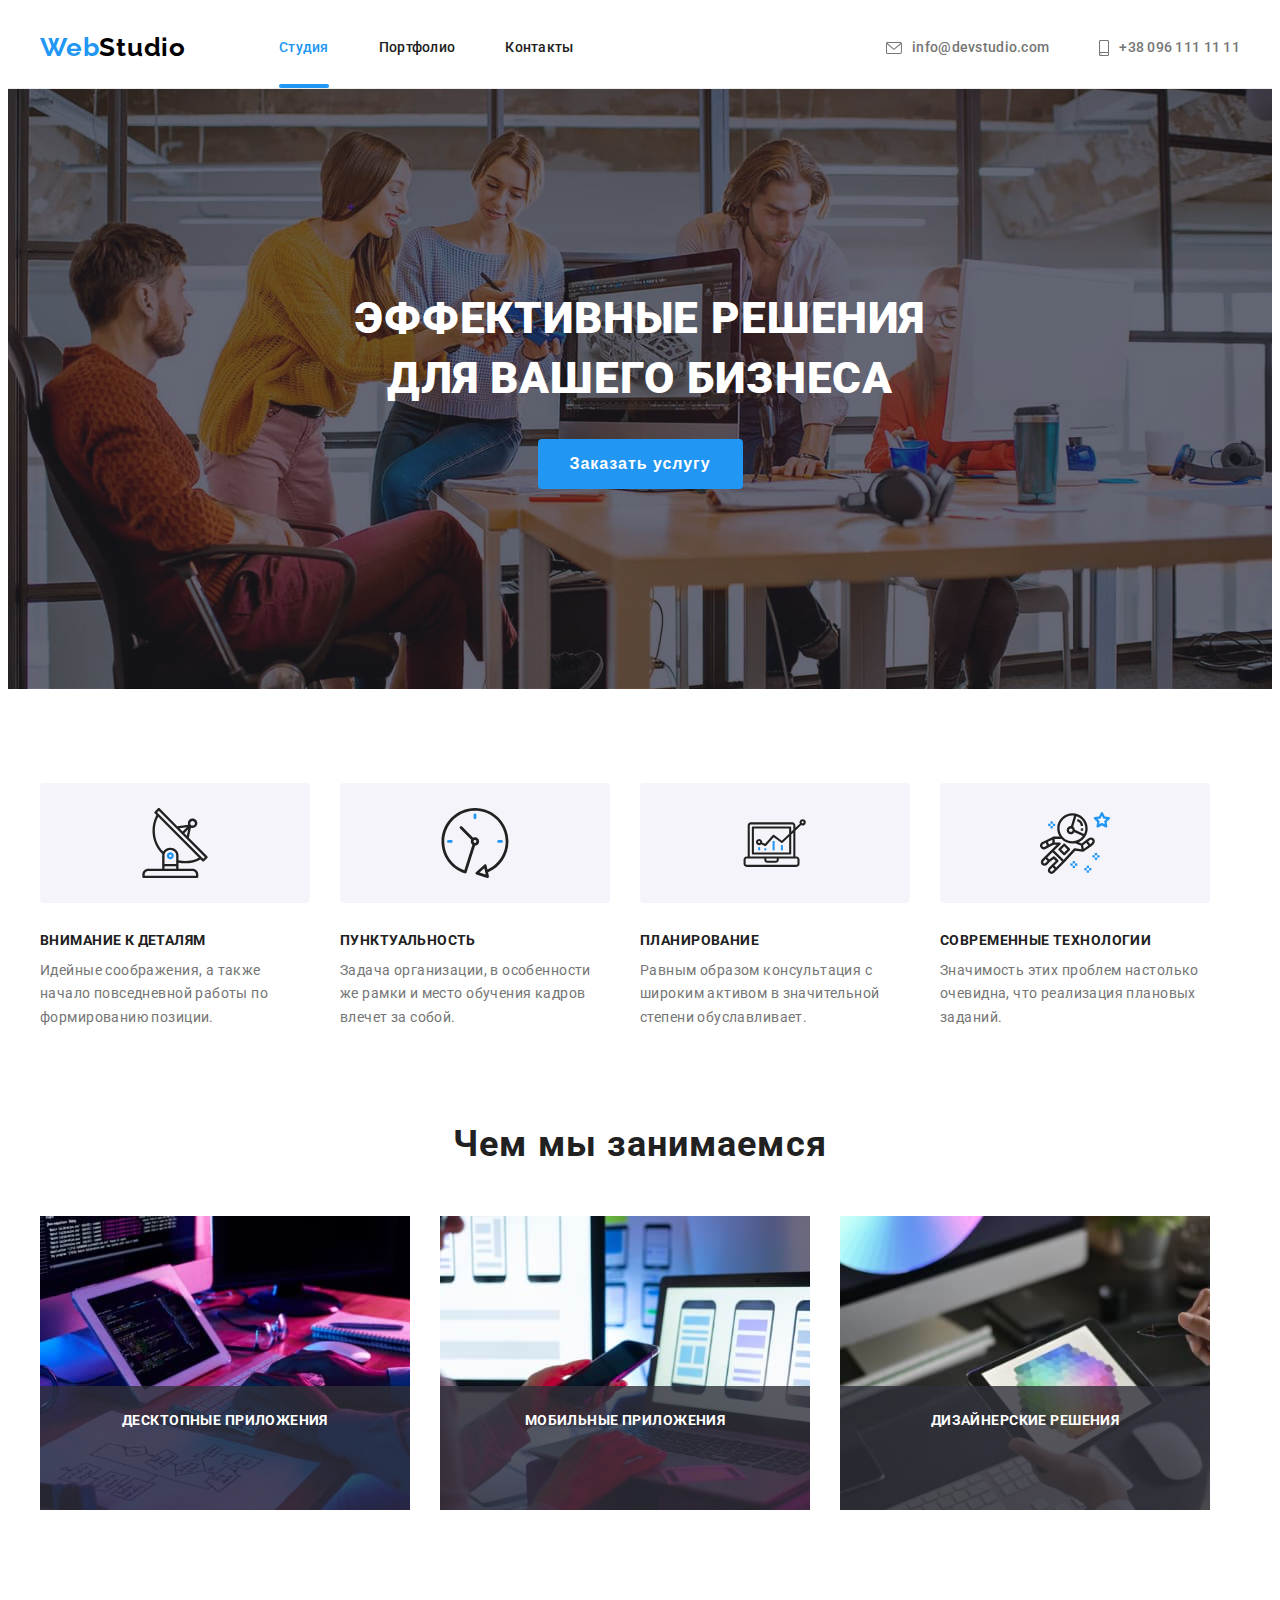
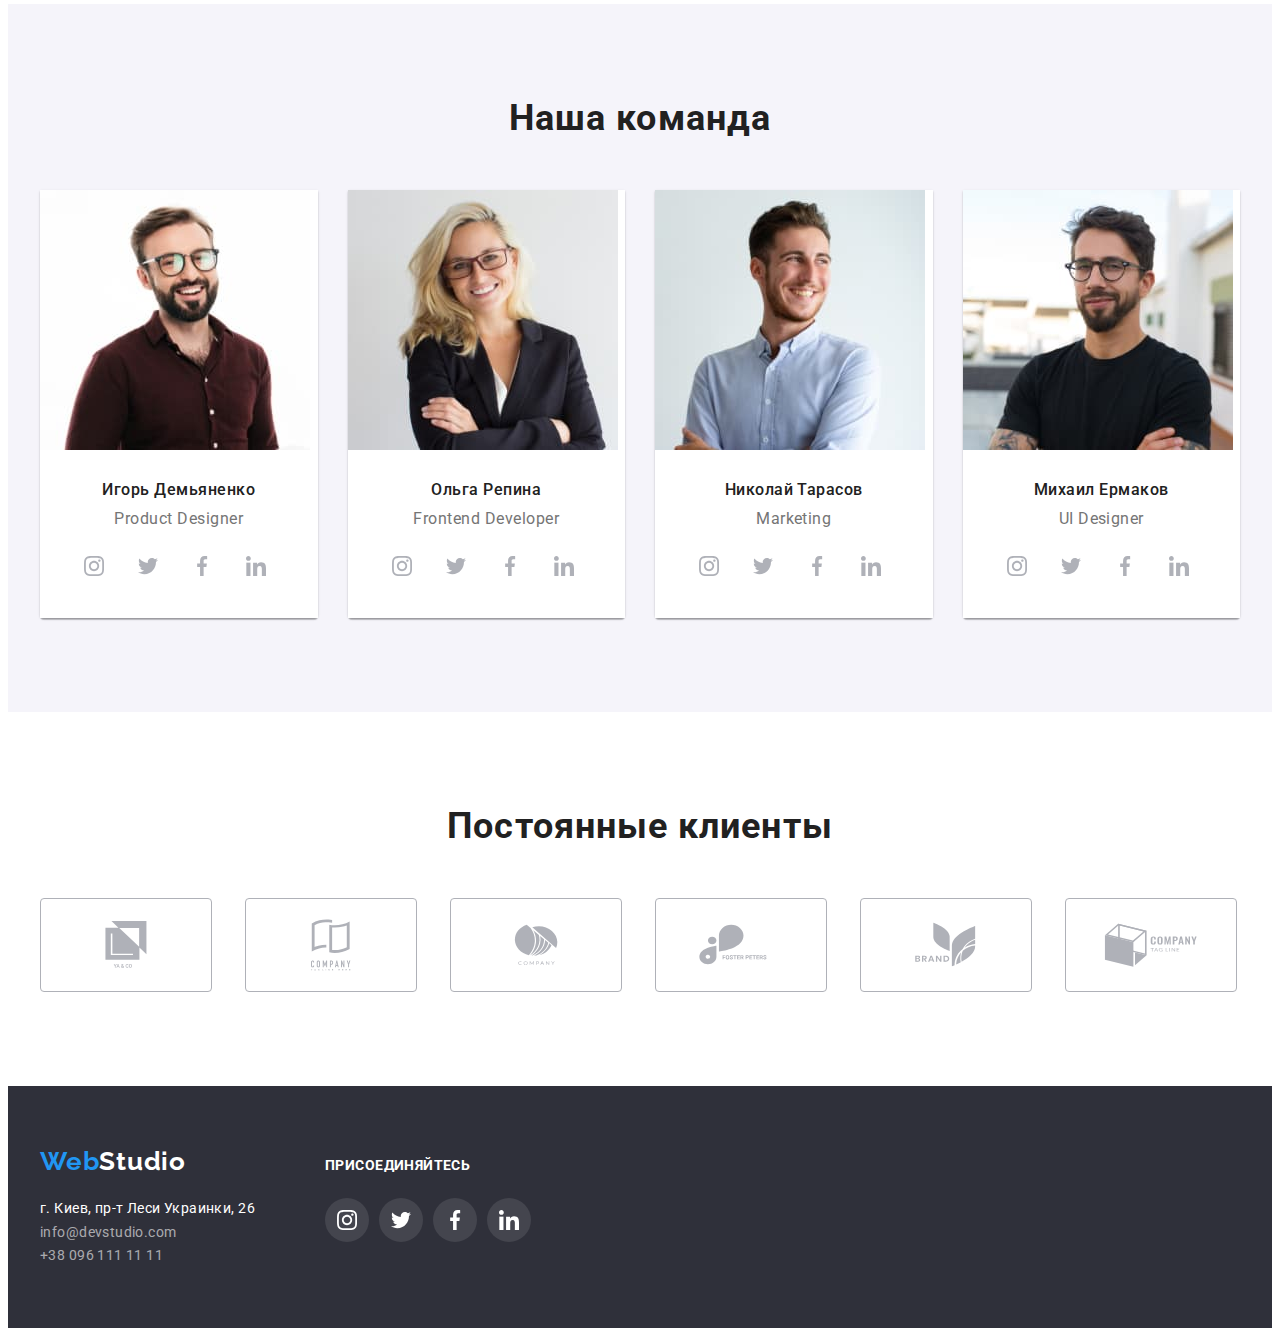
<file: index.html>
<!DOCTYPE html>
<html lang="ru">
<head>
    <meta charset="UTF-8">
    <meta name="viewport" content="width=device-width, initial-scale=1.0">
    <title>Document</title>    
    <link rel="stylesheet" href="https://cdnjs.cloudflare.com/ajax/libs/modern-normalize/1.0.0/modern-normalize.min.css"
        integrity="sha512-ISS7cAi1PEhQ8jnbJpJZMd29NlhNj4AWYyLOSp2CE/CsHxTCu+r+t0D2yoJudVrd0/8fTVPUVDzY5Tvli75u/g=="
        crossorigin="anonymous" />
    <link rel="preconnect" href="https://fonts.gstatic.com">
    <link href="https://fonts.googleapis.com/css2?family=Raleway:wght@700&family=Roboto:wght@400;500;700;900&display=swap"
        rel="stylesheet">
    <link rel="stylesheet" href="./css/styles.css"/>
</head>

<body>

    <!-- HEADER -->
<header> 
    <div class="container main-nav">  
    <nav class="site-nav">

        <a href="./" class="logo"> <span class="part-one-logo">Web</span><span class="part-two-logo">Studio</span></a>
       
        <ul class="pages list ">
            <li class="item"><a href="./index.html" class="link current">Студия</a></li>
            <li class="item"><a href="./portfolio.html" class="link">Портфолио</a></li>
            <li class="item"><a href="#" class="link">Контакты</a></li>
        </ul>
         </nav>

        
            <ul class="address-nav list">
            <li class="item">
            <a href="mailto:info@devstudio.com" class="contacts-order link">
                <svg class="contacts-icon" width="16px" height="12px">
                    <use href="./images/icons.svg#icon-envelope"></use>
                </svg>
                info@devstudio.com</a></li>
            <li class="item"><a href="tel:+380961111111" class="contacts-order link">
                <svg class="contacts-icon" width="10px" height="16px">
                    <use href="./images/icons.svg#icon-smartphone"></use>
                </svg>
                +38 096 111 11 11</a></li>
            </ul>

        </div>
</header>

    <main>
        <!-- HERO -->

        <section class="hero">
            <h1 class="hero-title">Эффективные решения <br/> для вашего бизнеса</h1>
            <button data-modal-open type="button" class="button-primary">Заказать услугу</button>
        </section>

        <!-- ADVANTAGES SECTION -->

        <section class="section advant">
            <h2 class="visually-hidden">Наши преимущества</h2>
            
            <div class="container">
            <ul class="advant-list list">
                <li class="item">
                    <div class="advant-item">
                        <svg class="advant-antenna" width="70px" height="70px">
                            <use href="./images/icons.svg#icon-antenna"></use>
                        </svg>
                    </div>
                    <h3 class="advant-title antenna">Внимание к деталям</h3>
                    <p class="advant-description">Идейные соображения, а также начало повседневной работы по формированию позиции.</p>
                </li>

                <li class="item">
                    <div class="advant-item">
                        <svg class="advant-clock" width="70px" height="70px">
                            <use href="./images/icons.svg#icon-clock"></use>
                        </svg>
                    </div>
                    <h3 class="advant-title clock">Пунктуальность</h3>
                    <p class="advant-description">Задача организации, в особенности же рамки и место обучения кадров влечет за собой.</p>
                </li>

                <li class="item">
                    <div class="advant-item">
                        <svg class="advant-diagram" width="70px" height="70px">
                            <use href="./images/icons.svg#icon-diagram"></use>
                        </svg>
                    </div>
                    <h3 class="advant-title diagram">Планирование</h3>
                    <p class="advant-description">Равным образом консультация с широким активом в значительной степени обуславливает.</p>
                </li>

                <li class="item">
                    <div class="advant-item">
                        <svg class="advant-astronaut" width="70px" height="70px">
                            <use href="./images/icons.svg#icon-astronaut"></use>
                        </svg>
                    </div>
                    <h3 class="advant-title astronaut">Современные технологии</h3>
                    <p class="advant-description">Значимость этих проблем настолько очевидна, что реализация плановых заданий.</p>
                </li>
            </ul>
            </div>
        
        </section>        
         
        <!-- SERVICES SECTION -->

        <section class="section serv">
            <div class="container services">
            <h2 class="directions-title">Чем мы занимаемся</h2>
            <ul class="directions-list list">
                <li class="direct-item">
                    
                    <img src="./images/img_1.jpg" alt="Человек, работающий с планшетом и клавиатурой" width="370">
                    
                    <div class="service-overlay-item">
                    <p class="service-overlay-title">Десктопные приложения</p>
                    </div>
                </li>

                <li class="direct-item">
                    <img src="./images/img_2.jpg" alt="Человек, работающий с телефоном и ноутбуком" width="370">

                    <div class="service-overlay-item">
                        <p class="service-overlay-title">Мобильные приложения</p>
                    </div>
                </li>

                <li class="direct-item">
                    <img src="./images/img_3.jpg" alt="Человек рассматривает цветовую гамму на планшете" width="370">

                    <div class="service-overlay-item">
                        <p class="service-overlay-title">Дизайнерские решения</p>
                    </div>
                </li>
            </ul>
            </div>
        </section>

        <!-- TEAM SECTION -->

        <section class="team section">
            <div class="container">
            <h2 class="team-title">Наша команда</h2>
            <ul class="list team-members-list">
                <li class="team-member"> 
                    <img src="./images/img_id.jpg" alt="Игорь Демьяненко" width="270">
                <div class="descript">
                <h3 class="name-title">Игорь Демьяненко</h3>
                <p class="position">Product Designer</p>
                <ul class="social-list list">
                    <li class="social-list-item">
                        <a href="#" class="social-list-link link">
                            <svg class="social-list-icon" width="20px" height="20px">
                                <use href="./images/icons.svg#icon-instagram"></use>
                            </svg>
                        </a>
                    </li>
                    <li class="social-list-item">
                        <a href="#" class="social-list-link link">
                            <svg class="social-list-icon" width="20px" height="20px">
                                <use href="./images/icons.svg#icon-twitter"></use>
                            </svg>
                        </a>
                    </li>
                    <li class="social-list-item">
                        <a href="#" class="social-list-link link">
                            <svg class="social-list-icon" width="20px" height="20px">
                                <use href="./images/icons.svg#icon-facebook"></use>
                            </svg>
                        </a>
                    </li>
                    <li class="social-list-item">
                        <a href="#" class="social-list-link link">
                            <svg class="social-list-icon" width="20px" height="20px">
                                <use href="./images/icons.svg#icon-linkedin"></use>
                            </svg>
                        </a>
                    </li>
                </ul>
                </div>
                </li>

                <li class="team-member">
                    <img src="./images/img_or.jpg" alt="Ольга Репина" width="270">
                <div class="descript">
                <h3 class="name-title">Ольга Репина</h3>
                <p class="position">Frontend Developer</p>
                <ul class="social-list list">
                    <li class="social-list-item">
                        <a href="#" class="social-list-link link">
                            <svg class="social-list-icon" width="20px" height="20px">
                                <use href="./images/icons.svg#icon-instagram"></use>
                            </svg>
                        </a>
                    </li>
                    <li class="social-list-item">
                        <a href="#" class="social-list-link link">
                            <svg class="social-list-icon" width="20px" height="20px">
                                <use href="./images/icons.svg#icon-twitter"></use>
                            </svg>
                        </a>
                    </li>
                    <li class="social-list-item">
                        <a href="#" class="social-list-link link">
                            <svg class="social-list-icon" width="20px" height="20px">
                                <use href="./images/icons.svg#icon-facebook"></use>
                            </svg>
                        </a>
                    </li>
                    <li class="social-list-item">
                        <a href="#" class="social-list-link link">
                            <svg class="social-list-icon" width="20px" height="20px">
                                <use href="./images/icons.svg#icon-linkedin"></use>
                            </svg>
                        </a>
                    </li>
                </ul>
                </div>
                </li>

                <li class="team-member">
                    <img src="./images/img_nt.jpg" alt="Николай Тарасов" width="270">
                <div class="descript">
                <h3 class="name-title">Николай Тарасов</h3>
                <p class="position">Marketing</p> 
                <ul class="social-list list">
                    <li class="social-list-item">
                        <a href="#" class="social-list-link link">
                            <svg class="social-list-icon" width="20px" height="20px">
                                <use href="./images/icons.svg#icon-instagram"></use>
                            </svg>
                        </a>
                    </li>
                    <li class="social-list-item">
                        <a href="#" class="social-list-link link">
                            <svg class="social-list-icon" width="20px" height="20px">
                                <use href="./images/icons.svg#icon-twitter"></use>
                            </svg>
                        </a>
                    </li>
                    <li class="social-list-item">
                        <a href="#" class="social-list-link link">
                            <svg class="social-list-icon" width="20px" height="20px">
                                <use href="./images/icons.svg#icon-facebook"></use>
                            </svg>
                        </a>
                    </li>
                    <li class="social-list-item">
                        <a href="#" class="social-list-link link">
                            <svg class="social-list-icon" width="20px" height="20px">
                                <use href="./images/icons.svg#icon-linkedin"></use>
                            </svg>
                        </a>
                    </li>
                </ul>
                </div>
                </li>

                <li class="team-member">
                    <img src="./images/img_me.jpg" alt="Михаил Ермаков" width="270">
                <div class="descript">
                <h3 class="name-title">Михаил Ермаков</h3>
                <p class="position">UI Designer</p>
                <ul class="social-list list">
                    <li class="social-list-item">
                        <a href="#" class="social-list-link link">
                            <svg class="social-list-icon" width="20px" height="20px">
                                <use href="./images/icons.svg#icon-instagram"></use>
                            </svg>
                        </a>
                    </li>
                    <li class="social-list-item">
                        <a href="#" class="social-list-link link">
                            <svg class="social-list-icon" width="20px" height="20px">
                                <use href="./images/icons.svg#icon-twitter"></use>
                            </svg>
                        </a>
                    </li>
                    <li class="social-list-item">
                        <a href="#" class="social-list-link link">
                            <svg class="social-list-icon" width="20px" height="20px">
                                <use href="./images/icons.svg#icon-facebook"></use>
                            </svg>
                        </a>
                    </li>
                    <li class="social-list-item">
                        <a href="#" class="social-list-link link">
                            <svg class="social-list-icon" width="20px" height="20px">
                                <use href="./images/icons.svg#icon-linkedin"></use>
                            </svg>
                        </a>
                    </li>
                </ul>
                </div>
                </li>
            </ul>
            </div>
                        
        </section>

        <!-- CLIENTS SECTION -->

        <section class="section">
            <div class="container">
                <h2 class="team-title">Постоянные клиенты</h2>

                <ul class="clients-list list">
                    <li class="clients-logo">
                        <a href="#" class="clients-link link">
                            <svg class="clients-icon" width="42" height="47">
                                <use href="./images/icons.svg#icon-client-1"></use>
                        </svg></a>
                    </li>
                        
                    <li class="clients-logo">
                        <a href="#" class="clients-link link">
                            <svg class="clients-icon" width="40" height="52">
                                <use href="./images/icons.svg#icon-client-2"></use>
                            </svg></a>
                    </li>

                    <li class="clients-logo">
                        <a href="#" class="clients-link link">
                            <svg class="clients-icon" width="44" height="41">
                                <use href="./images/icons.svg#icon-client-3"></use>
                            </svg></a>
                    </li>

                    <li class="clients-logo">
                        <a href="#" class="clients-link link">
                            <svg class="clients-icon" width="84" height="41">
                                <use href="./images/icons.svg#icon-client-4"></use>
                            </svg></a>
                    </li>

                    <li class="clients-logo">
                        <a href="#" class="clients-link link">
                            <svg class="clients-icon" width="63" height="45">
                                <use href="./images/icons.svg#icon-client-5"></use>
                            </svg></a>
                    </li>

                    <li class="clients-logo">
                        <a href="#" class="clients-link link">
                            <svg class="clients-icon" width="94" height="44">
                                <use href="./images/icons.svg#icon-client-6"></use>
                            </svg></a>
                    </li>
                </ul>

            </div>
        </section>    


    </main>

    <!-- FOOTER SECTION -->

<footer class="footer-block">
    <div class="footer-content container">
    <div class="address-block">
        <a href="/" class="logo footer-sign"> <span class="part-one-logo">Web</span><span
                class="part-three-logo">Studio</span></a>
        <address class="address-items">
            <ul class="list">
                <li><a href="#" class="address-footer">г. Киев, пр-т Леси Украинки, 26</a></li>
                <li><a href="mailto:info@devstudio.com" class="contacts-footer">info@devstudio.com</a></li>
                <li><a href="tel:+380961111111" class="email-footer">+38 096 111 11 11</a></li>
            </ul>
        </address>
    </div>
    <div class="join-block">
        <p class="join-content">Присоединяйтесь</p>
        <ul class="social-list list">
        <li class="social-list-item">
            <a href="#" class="social-list-link link">
                <svg class="social-list-icon" width="20px" height="20px">
                    <use href="./images/icons.svg#icon-instagram"></use>
                </svg>
            </a>
        </li>
        <li class="social-list-item">
            <a href="#" class="social-list-link link">
                <svg class="social-list-icon" width="20px" height="20px">
                    <use href="./images/icons.svg#icon-twitter"></use>
                </svg>
            </a>
        </li>
        <li class="social-list-item">
            <a href="#" class="social-list-link link">
                <svg class="social-list-icon" width="20px" height="20px">
                    <use href="./images/icons.svg#icon-facebook"></use>
                </svg>
            </a>
        </li>
        <li class="social-list-item">
            <a href="#" class="social-list-link link">
                <svg class="social-list-icon" width="20px" height="20px">
                    <use href="./images/icons.svg#icon-linkedin"></use>
                </svg>
            </a>
        </li>
        </ul>
  </div>
    </div>

</footer> 

<div class="backdrop is-hidden" data-modal>
    <div class="modal">
        <button type="button" class="modal-close-btn" data-modal-close>
            <svg class="icon-close" width="18" height="18">
                <use href="./images/icons.svg#icon-close"></use>
            </svg>
        </button>
    </div>
</div>

<script src="./js/modal.js"></script>
</body>
</html>
</file>
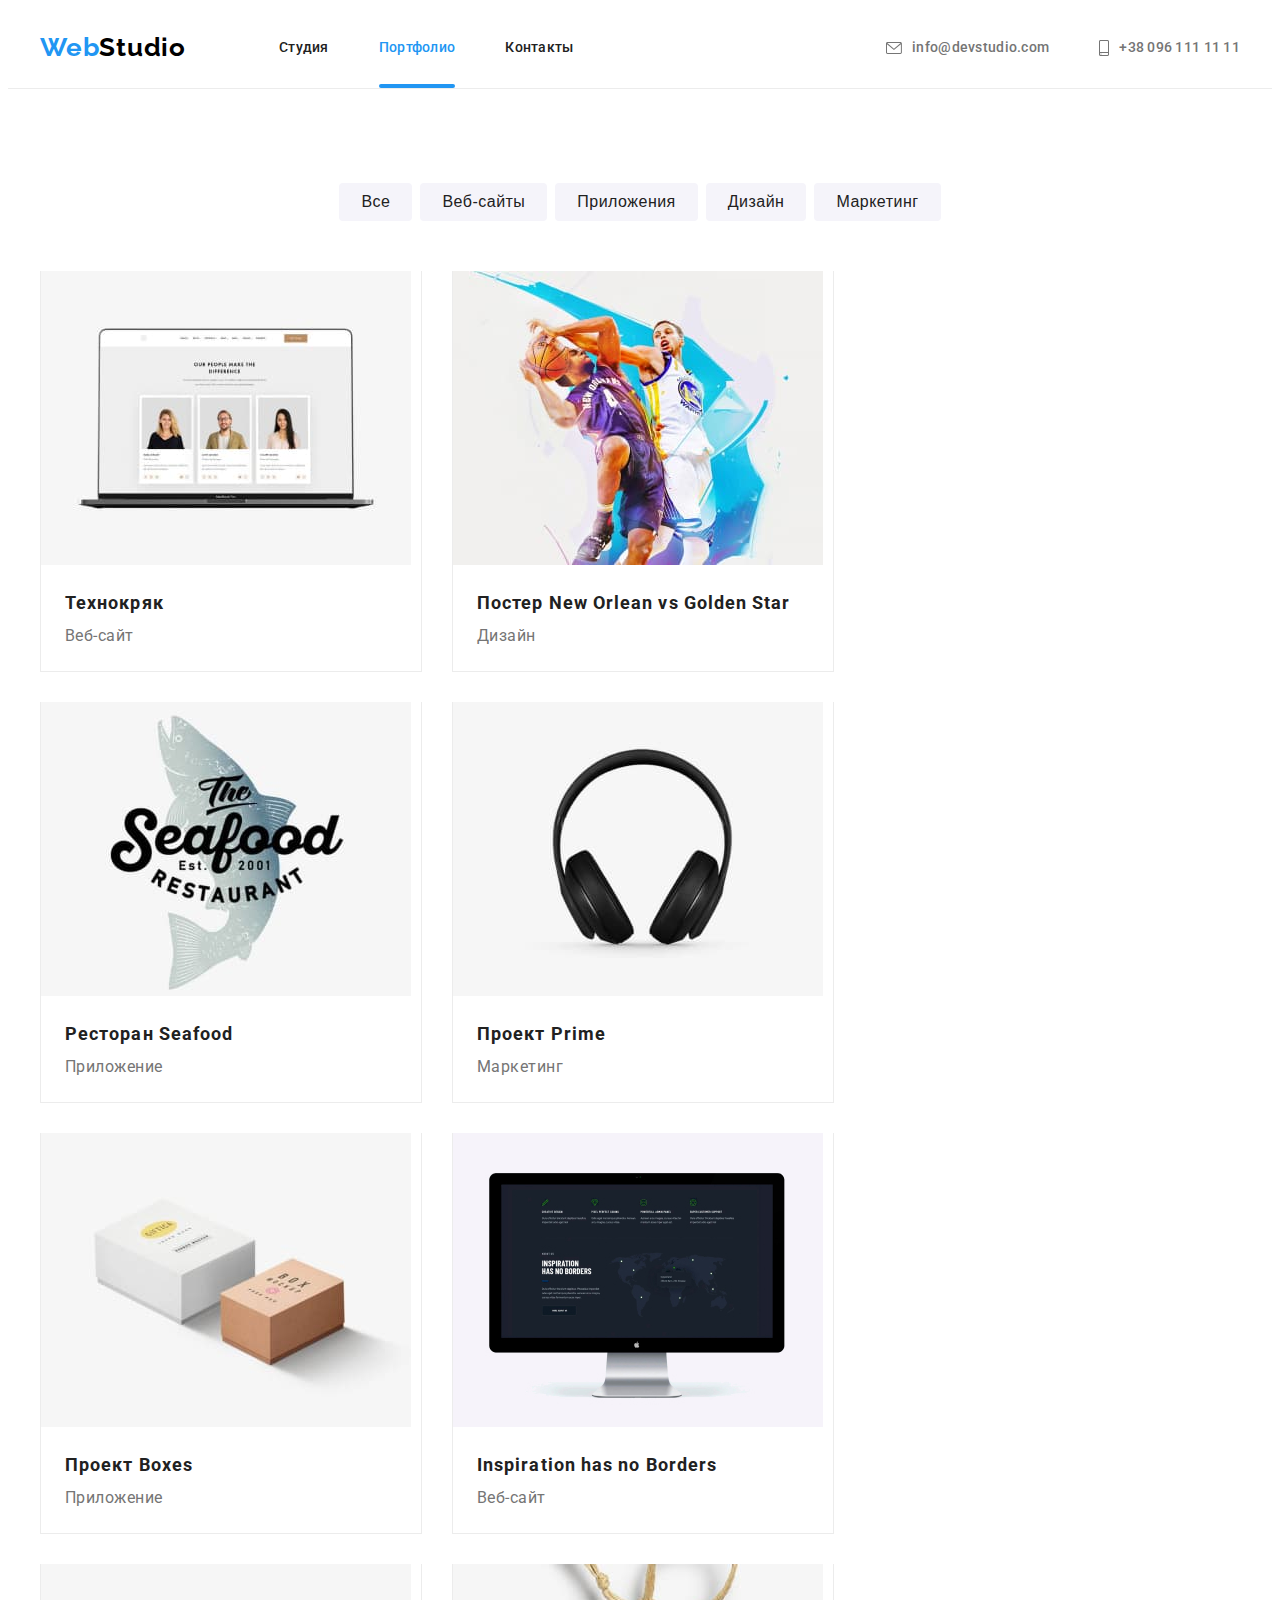
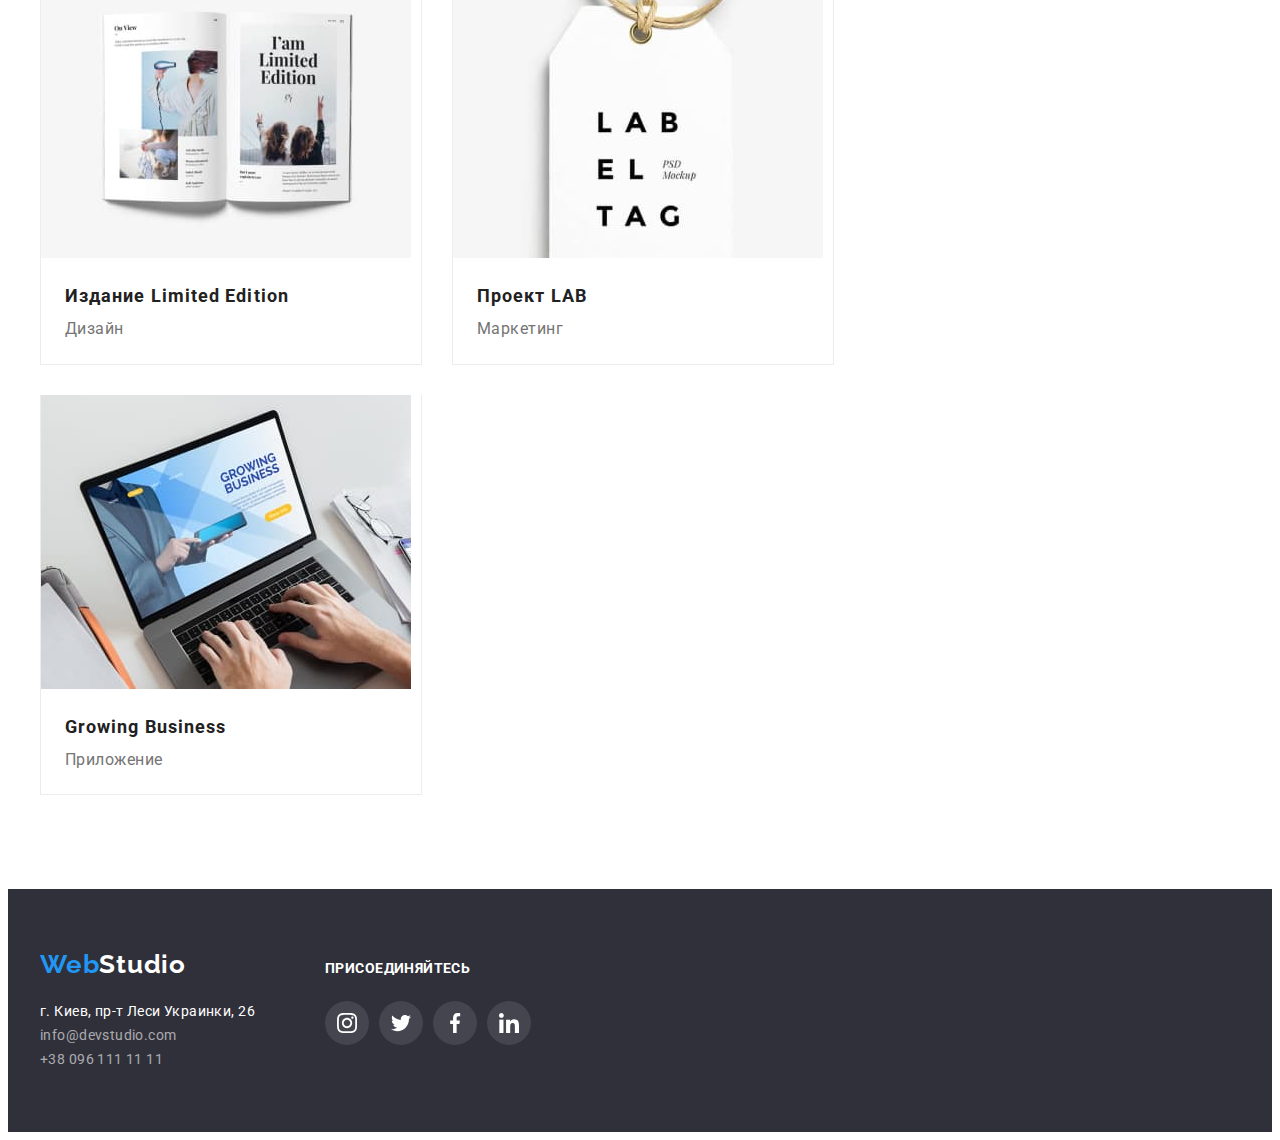
<file: portfolio.html>
<!DOCTYPE html>
<html lang="ru">
<head>
    <meta charset="UTF-8">
    <meta http-equiv="X-UA-Compatible" content="IE=edge">
    <meta name="viewport" content="width=device-width, initial-scale=1.0">
    <title>Document</title>
    <link rel="stylesheet" href="https://cdnjs.cloudflare.com/ajax/libs/modern-normalize/1.0.0/modern-normalize.min.css"
    integrity="sha512-ISS7cAi1PEhQ8jnbJpJZMd29NlhNj4AWYyLOSp2CE/CsHxTCu+r+t0D2yoJudVrd0/8fTVPUVDzY5Tvli75u/g=="
    crossorigin="anonymous" />
    <link rel="preconnect" href="https://fonts.gstatic.com">
    <link href="https://fonts.googleapis.com/css2?family=Raleway:wght@700&family=Roboto:wght@400;500;700;900&display=swap"
        rel="stylesheet">
    <link rel="stylesheet" href="./css/styles.css"/>
</head>
<body>
    <!-- HEADER -->
    <header>
        <div class="container main-nav">
            <nav class="site-nav">
    
                <a href="./" class="logo"> <span class="part-one-logo">Web</span><span
                        class="part-two-logo">Studio</span></a>
    
                <ul class="pages list ">
                <li class="item"><a href="./index.html" class="link">Студия</a></li>
                <li class="item"><a href="./portfolio.html" class="link current">Портфолио</a></li>
                <li class="item"><a href="#" class="link">Контакты</a></li>
            </ul>
            </nav>
            
            
                <ul class="address-nav list">
                    <li class="item">
                        <a href="mailto:info@devstudio.com" class="contacts-order link">
                            <svg class="contacts-icon" width="16px" height="12px">
                                <use href="./images/icons.svg#icon-envelope"></use>
                            </svg>
                            info@devstudio.com</a>
                    </li>
                    <li class="item"><a href="tel:+380961111111" class="contacts-order link">
                            <svg class="contacts-icon" width="10px" height="16px">
                                <use href="./images/icons.svg#icon-smartphone"></use>
                            </svg>
                            +38 096 111 11 11</a></li>
                </ul>
            
            </div>
    </header>

    <main>      
             <!--EXAMPLES  -->
        <section class="section examples">
            <h1 class="visually-hidden">Наши работы</h1>
            
            <!-- Фильтр, набор радиокнопок, клас "фильтр" -->
            <div class="container">
            <ul class="list button-list">
                <li class="filter-item"><button type="button" class="button-filter">Все</button></li>
                <li class="filter-item"><button type="button" class="button-filter">Веб-сайты</button></li>
                <li class="filter-item"><button type="button" class="button-filter">Приложения</button></li>
                <li class="filter-item"><button type="button" class="button-filter">Дизайн</button></li>
                <li class="filter-item"><button type="button" class="button-filter">Маркетинг</button></li>
            </ul>
            </div>

            <div class="container">

            <ul class="list examples-set">
                <li class="exm-item"> 
                    <div class="exm-img-wrapper">                
                    <img src="./images/p1.jpg" alt="Ноутбук, на котором открыта веб-страница" width="370"> 
                    <p class="overlay exm-text">Технокряк это современная площадка распространения коронавируса. Компании используют эту платформу для цифрового
                    шпионажа и атак на защищённые сервера конкурентов.</p> </div>
                    <div class="item-descript">
                    <h2 class="examples-title">Технокряк</h2>
                    <p class="examples-type">Веб-сайт</p> 
                    </div>
                </li>

                <li class="exm-item"> 
                        <div class="exm-img-wrapper">
                        <img src="./images/p2.jpg" alt="Наушники" width="370">
                        <p class="overlay exm-text">Технокряк это современная площадка распространения коронавируса. Компании используют эту платформудля цифрового шпионажа и атак на защищённые сервера конкурентов.</p>
                        </div>
                        <div class="item-descript">
                        <h2 class="examples-title">Постер New Orlean vs Golden Star</h2>
                        <p class="examples-type">Дизайн</p> 
                        </div>
                </li>

                <li class="exm-item">     
                    <div class="exm-img-wrapper">
                    <img src="./images/p3.jpg" alt="Журнал" width="370">
                    <p class="overlay exm-text">Технокряк это современная площадка распространения коронавируса. Компании используют эту платформу для цифрового
                    шпионажа и атак на защищённые сервера конкурентов.</p>
                    </div>
                    <div class="item-descript">
                    <h2 class="examples-title">Ресторан Seafood</h2>
                    <p class="examples-type">Приложение</p>
                    </div>
                </li>

                <li class="exm-item">
                    <div class="exm-img-wrapper">
                    <img src="./images/p4.jpg" alt="Баскетболисты" width="370">
                    <p class="overlay exm-text">Технокряк это современная площадка распространения коронавируса. Компании используют эту платформу для цифрового
                    шпионажа и атак на защищённые сервера конкурентов.</p>
                    </div>
                    <div class="item-descript">
                    <h2 class="examples-title">Проект Prime</h2>
                    <p class="examples-type">Маркетинг</p>
                    </div>
                </li>

                <li class="exm-item">
                    <div class="exm-img-wrapper">
                    <img src="./images/p5.jpg" alt="Коробки" width="370">
                    <p class="overlay exm-text">Технокряк это современная площадка распространения коронавируса. Компании используют эту платформу для цифрового
                    шпионажа и атак на защищённые сервера конкурентов.</p>
                    </div>
                    <div class="item-descript">
                    <h2 class="examples-title">Проект Boxes</h2>
                    <p class="examples-type">Приложение</p>  
                    </div>
                </li>

                <li class="exm-item"> 
                    <div class="exm-img-wrapper">
                    <img src="./images/p6.jpg" alt="Бирка" width="370">
                    <p class="overlay exm-text">Технокряк это современная площадка распространения коронавируса. Компании используют эту платформу для цифрового
                    шпионажа и атак на защищённые сервера конкурентов.</p>
                    </div>
                    <div class="item-descript">
                    <h2 class="examples-title">Inspiration has no Borders</h2>
                    <p class="examples-type">Веб-сайт</p>  
                    </div>
                </li>

                <li class="exm-item">
                    <div class="exm-img-wrapper">
                    <img src="./images/p7.jpg" alt="Бренд ресторана" width="370">
                    <p class="overlay exm-text">Технокряк это современная площадка распространения коронавируса. Компании используют эту платформу для цифрового
                    шпионажа и атак на защищённые сервера конкурентов.</p>
                    </div>
                    <div class="item-descript">
                    <h2 class="examples-title">Издание Limited Edition</h2>
                    <p class="examples-type">Дизайн</p>  
                    </div>
                </li>

                <li class="exm-item">
                    <div class="exm-img-wrapper">
                    <img src="./images/p8.jpg" alt="Монитор компьютера" width="370">
                    <p class="overlay exm-text">Технокряк это современная площадка распространения коронавируса. Компании используют эту платформу для цифрового
                    шпионажа и атак на защищённые сервера конкурентов.</p>
                    </div>
                    <div class="item-descript">
                    <h2 class="examples-title">Проект LAB</h2>
                    <p class="examples-type">Маркетинг</p>
                    </div>
                </li>

                <li class="exm-item">
                    <div class="exm-img-wrapper">
                    <img src="./images/p9.jpg" alt="Человек, работающий за ноутбуком" width="370">
                    <p class="overlay exm-text">Технокряк это современная площадка распространения коронавируса. Компании используют эту платформу для цифрового
                    шпионажа и атак на защищённые сервера конкурентов.</p>
                    </div>
                    <div class="item-descript">
                    <h2 class="examples-title">Growing Business</h2>
                    <p class="examples-type">Приложение</p>
                    </div>
                </li>
            </ul>
            </div>
        

        </section>
    </main>

<!-- FOOTER SECTION -->

<footer class="footer-block">
    <div class="footer-content container">
        <div class="address-block">
            <a href="/" class="logo footer-sign"> <span class="part-one-logo">Web</span><span
                    class="part-three-logo">Studio</span></a>
            <address class="address-items">
                <ul class="list">
                    <li><a href="#" class="address-footer">г. Киев, пр-т Леси Украинки, 26</a></li>
                    <li><a href="mailto:info@devstudio.com" class="contacts-footer">info@devstudio.com</a></li>
                    <li><a href="tel:+380961111111" class="email-footer">+38 096 111 11 11</a></li>
                </ul>
            </address>
        </div>
        <div class="join-block">
            <p class="join-content">Присоединяйтесь</p>
            <ul class="social-list list">
                <li class="social-list-item">
                    <a href="#" class="social-list-link link">
                        <svg class="social-list-icon" width="20px" height="20px">
                            <use href="./images/icons.svg#icon-instagram"></use>
                        </svg>
                    </a>
                </li>
                <li class="social-list-item">
                    <a href="#" class="social-list-link link">
                        <svg class="social-list-icon" width="20px" height="20px">
                            <use href="./images/icons.svg#icon-twitter"></use>
                        </svg>
                    </a>
                </li>
                <li class="social-list-item">
                    <a href="#" class="social-list-link link">
                        <svg class="social-list-icon" width="20px" height="20px">
                            <use href="./images/icons.svg#icon-facebook"></use>
                        </svg>
                    </a>
                </li>
                <li class="social-list-item">
                    <a href="#" class="social-list-link link">
                        <svg class="social-list-icon" width="20px" height="20px">
                            <use href="./images/icons.svg#icon-linkedin"></use>
                        </svg>
                    </a>
                </li>
            </ul>
        </div>
    </div>

</footer>
    
</body>
</html>
</file>
<file: css/styles.css>
:root {
  --blue-color: #2196f3;
  --blue-color-op09: rgba(33, 150, 243, 0.9);

  --black-text: #000000;

  --grey-text: #757575;
  --pale-background: #f5f4fa;
  --dark-background: #2f303a;
  --hero-background: #c4c4c4;
  --icons-color: #afb1b8;

  --white-text: #ffffff;
  --white-text-op60: rgba(255, 255, 255, 0.6);

  --graphite-dark: #212121;
  --border-color: #ececec;
  --set-gap: 30px;
}

h1,
h2,
h3,
h4,
h5,
h6,
p,
ul {
  margin-top: 0;
  margin-bottom: 0;
}

ul,
ol {
  margin-top: 0;
  margin-bottom: 0;
  padding-left: 0;
}

body {
  color: var(--grey-text);

  font-family: "Roboto", sans-serif;
  letter-spacing: -0.03em;
  font-size: 14px;
  line-height: 1.71;
}

img {
  display: block;
  max-width: 100%;
  height: auto;
}

.list {
  list-style: none;
  padding: 0;
  margin: 0;
}

.container {
  margin-left: auto;
  margin-right: auto;
  width: 1200px;
  padding-left: 15px;
  padding-right: 15px;

  /* outline: 2px solid tomato; */
}

/* HEADER */

header {
  border-bottom: 1px solid var(--border-color);
}

.main-nav {
  display: flex;
  align-items: center;
  justify-content: space-between;
}

/* LOGO */

.logo {
  display: block;
  padding-top: 24px;
  padding-bottom: 25px;
  font-family: "Raleway", sans-serif;
  font-size: 26px;
  font-weight: 700;
  line-height: 1.19;
  text-decoration: none;
  letter-spacing: 0.03em;
}

.part-one-logo {
  color: var(--blue-color);
}

.part-two-logo {
  color: var(--black-text);
}

.part-three-logo {
  color: var(--white-text);
}

/* SITE NAV */

.site-nav {
  display: flex;
}

.pages {
  display: flex;
  margin-left: 93px;
}

.pages .item + .item {
  margin-left: 50px;
}

.pages .item:last-child {
  margin-right: 0;
}

.site-nav .link {
  display: block;
  padding-top: 32px;
  padding-bottom: 32px;
  color: var(--graphite-dark);

  font-weight: 500;
  font-size: 14px;
  line-height: 1.14;
  letter-spacing: 0.02em;
  text-decoration: none;

  transition: color 250ms cubic-bezier(0.4, 0, 0.2, 1);
}

.site-nav .link.current {
  position: relative;

  color: var(--blue-color);
}

.site-nav .link:hover,
.site-nav .link:focus {
  color: var(--blue-color);
}

.link.current::after {
  content: "";

  position: absolute;
  left: 0;
  bottom: 0;

  display: block;
  width: 100%;
  height: 4px;
  background-color: var(--blue-color);
  border-radius: 2px;

  /* opacity: 0;

  transition: opacity 250ms cubic-bezier(0.4, 0, 0.2, 1); */
}

/* .link.current:hover::after {
  opacity: 1;
} */

/* ADDRESS-NAV */
.address-nav {
  display: flex;
  margin-left: auto;
  align-items: center;
}

.address-nav .item + .item {
  margin-left: 50px;
}

.address-nav .link {
  padding-top: 32px;
  padding-bottom: 32px;

  color: var(--grey-text);

  font-style: normal;
  font-weight: 500;
  font-size: 14px;
  line-height: 1.14;
  letter-spacing: 0.02em;
  text-decoration: none;

  transition: color 250ms cubic-bezier(0.4, 0, 0.2, 1);
}

.address-nav .link:hover,
.address-nav .link:focus {
  color: var(--blue-color);
}

.contacts-order {
  display: flex;
  align-items: center;
}

.contacts-icon {
  fill: currentColor;
  margin-right: 10px;

  transition: fill 250ms cubic-bezier(0.4, 0, 0.2, 1);
}

.contacts-icon:hover,
.contacts-icon:focus {
  fill: var(--blue-color);
}

/* HERO */
.hero {
  padding-top: 200px;
  padding-bottom: 200px;
  background-position: center;
  background-repeat: no-repeat;

  background-color: var(--hero-background);
  background-image: linear-gradient(
      rgba(47, 48, 58, 0.4),
      rgba(47, 48, 58, 0.4)
    ),
    url(../images/hero_image.jpg);
  max-width: 1600px;
  background-size: cover;
  margin: 0 auto;

  display: block;

  letter-spacing: 0.06em;
  text-align: center;
}

.hero-title {
  margin-top: 0;
  margin-bottom: 30px;
  color: var(--white-text);

  font-weight: 900;
  font-size: 44px;
  line-height: 1.36;
  text-align: center;
  text-transform: uppercase;
}

.button-primary {
  display: inline-block;
  min-width: 200px;
  padding: 10px 32px;
  border-radius: 4px;
  border: none;

  background-color: var(--blue-color);
  color: var(--white-text);

  font-weight: 700;
  font-size: 16px;
  line-height: 1.87;
  align-items: center;
  letter-spacing: 0.06em;
  text-decoration: none;
  cursor: pointer;
}

/* SECTIONS */

.section {
  padding-top: 94px;
  padding-bottom: 94px;
}

.section.no-padding {
  padding-top: 0;
  padding-bottom: 0;
}

/* ADVANTAGES SECTION */

.section.advant {
  padding-bottom: 47px;
}

.advant-list {
  display: flex;
}

.advant-list .item {
  width: 270px;
  margin-bottom: 0;
}

.advant-list .item + .item {
  margin-left: var(--set-gap);
}

.advant-title {
  margin-top: 0;
  margin-bottom: 10px;
  color: var(--graphite-dark);

  font-weight: 700;
  font-size: 14px;
  line-height: 1.14;
  letter-spacing: 0.03em;
  text-transform: uppercase;
}

.advant-description {
  font-size: 14px;
  font-weight: 400;
  line-height: 1.71;
  letter-spacing: 0.03em;
}

.advant-item {
  display: flex;
  justify-content: center;
  align-items: center;

  width: 270px;
  height: 120px;
  background-color: var(--pale-background);
  border-radius: 4px;
  margin-bottom: 30px;
}

/* .advant-title.antenna::before {
  display: block;
  margin: auto;
  margin-bottom: 30px;
  content: "";
  width: 70px;
  height: 70px;
  background-image: url(../images/antenna.png);
}

.advant-title.clock::before {
  display: block;
  margin: auto;
  margin-bottom: 30px;
  content: "";
  width: 70px;
  height: 70px;
  background-image: url(../images/clock.png);
}

.advant-title.diagram::before {
  display: block;
  margin: auto;
  margin-bottom: 30px;
  content: "";
  width: 70px;
  height: 70px;
  background-image: url(../images/diagram.png);
}

.advant-title.astronaut::before {
  display: block;
  margin: auto;
  margin-bottom: 30px;
  content: "";
  width: 70px;
  height: 70px;
  background-image: url(../images/astronaut.png);
} */

/* SERVICES SECTION */

.section.serv {
  padding-top: 47px;
}

.directions-list {
  display: flex;
}

.direct-item:not(:first-child) {
  margin-left: 30px;
}

.directions-title {
  margin-bottom: 50px;

  color: var(--graphite-dark);
  font-weight: 700;
  font-size: 36px;
  line-height: 1.16;
  text-align: center;
  letter-spacing: 0.03em;
}

.direct-item {
  position: relative;
}

.service-overlay-item {
  position: absolute;
  bottom: 0;
  left: 0;

  width: 100%;
  height: 70px;

  padding-top: 27px;
  padding-bottom: 27px;

  background-color: rgba(47, 48, 58, 0.8);
  text-align: center;
}

.service-overlay-title {
  color: var(--white-text);
  font-weight: 700;
  font-size: 14px;
  line-height: 1.14;
  text-align: center;
  letter-spacing: 0.03em;
  text-transform: uppercase;
}

/* TEAM SECTION */

.team {
  background-color: var(--pale-background);
}

.team-member {
  background-color: #ffffff;
  box-shadow: 0px 1px 3px rgba(0, 0, 0, 0.12), 0px 1px 1px rgba(0, 0, 0, 0.14),
    0px 2px 1px rgba(0, 0, 0, 0.2);
  border-radius: 0px 0px 4px 4px;
}

.team-members-list {
  display: flex;
  text-align: center;
  flex-wrap: wrap;

  margin-left: calc(-1 * var(--set-gap));
  margin-top: calc(-1 * var(--set-gap));
}

.team-members-list .team-member {
  flex-basis: calc(100% / 4 - var(--set-gap));

  margin-top: var(--set-gap);
  margin-left: var(--set-gap);
}

.descript {
  padding: 30px 32px;

  background-color: var(--white-text);
}

.team-title {
  margin-bottom: 50px;
  color: var(--graphite-dark);
  font-weight: 700;
  font-size: 36px;
  line-height: 1.16;
  text-align: center;
  letter-spacing: 0.03em;
}

.name-title {
  margin-bottom: 10px;

  color: var(--graphite-dark);

  font-weight: 500;
  font-size: 16px;
  line-height: 1.19;
  letter-spacing: 0.03em;
}

.position {
  margin-bottom: 16px;

  font-weight: 400;
  font-size: 16px;
  line-height: 1.19;
  letter-spacing: 0.03em;
}

.social-list {
  display: flex;
  align-items: center;
}

.social-list-link {
  display: flex;
  justify-content: center;
  align-items: center;
  border-radius: 50%;

  width: 44px;
  height: 44px;
  color: var(--icons-color);
  background-color: transparent;

  transition: background-color 250ms cubic-bezier(0.4, 0, 0.2, 1);
}

.social-list-link:hover,
.social-list-link:focus {
  background-color: var(--blue-color);
}

.social-list-icon {
  fill: currentColor;

  transition: fill 250ms cubic-bezier(0.4, 0, 0.2, 1);
}

.social-list-link:hover .social-list-icon,
.social-list-link:focus .social-list-icon {
  fill: var(--white-text);
}

.social-list-item:not(:last-child) {
  margin-right: 10px;
}

/* CLIENTS */

.clients-list {
  display: flex;
  flex-wrap: wrap;

  margin-left: calc(-1 * var(--set-gap));
  margin-top: calc(-1 * var(--set-gap));
}

.clients-logo {
  display: block;
  flex-basis: calc(100% / 6 - var(--set-gap));

  margin-left: var(--set-gap);
  margin-top: var(--set-gap);
}

.clients-link {
  display: flex;
  justify-content: center;
  align-items: center;
  color: var(--icons-color);

  width: 170px;
  height: 92px;

  border: 1px solid #afb1b8;
  border-radius: 4px;

  transition: border-color 250ms cubic-bezier(0.4, 0, 0.2, 1),
    color 250ms cubic-bezier(0.4, 0, 0.2, 1);
}

.clients-link:hover,
.clients-link:focus {
  border-color: var(--blue-color);
  color: var(--blue-color);
}

.clients-icon {
  fill: currentColor;
}

/* .clients-link:hover .clients-icon,
.clients-link:focus .clients-icon {
  fill: var(--blue-color);
} */

/* EXAMPLES */

.button-filter {
  background-color: var(--pale-background);
  border-radius: 4px;
  border: none;
  cursor: pointer;
}

.button-list {
  display: flex;
  justify-content: center;

  margin-bottom: 50px;
}

.button-filter {
  display: inline-block;
  padding: 6px 22px;

  background-color: var(--pale-background);
  color: var(--graphite-dark);

  font-weight: 500;
  font-size: 16px;
  line-height: 1.62;
  text-align: center;
  letter-spacing: 0.03em;

  transition: background-color 250ms cubic-bezier(0.4, 0, 0.2, 1),
    color 250ms cubic-bezier(0.4, 0, 0.2, 1),
    box-shadow 250ms cubic-bezier(0.4, 0, 0.2, 1);
}

.button-filter:hover,
.button-filter:focus {
  background-color: var(--blue-color);
  color: var(--white-text);
  box-shadow: 0px 3px 1px rgba(0, 0, 0, 0.1), 0px 1px 2px rgba(0, 0, 0, 0.08),
    0px 2px 2px rgba(0, 0, 0, 0.12);
}

.filter-item + .filter-item {
  margin-left: 8px;
}

.examples-set {
  display: flex;
  flex-wrap: wrap;

  margin-left: calc(-1 * var(--set-gap));
  margin-top: calc(-1 * var(--set-gap));
}

.examples-set > .exm-item {
  flex-basis: calc(100% / 3 - var(--set-gap));

  margin-left: var(--set-gap);
  margin-top: var(--set-gap);
}

.exm-item {
  border: 1px solid var(--border-color);
  border-top: 0;
  cursor: pointer;

  transition: box-shadow 250ms cubic-bezier(0.4, 0, 0.2, 1);
}

.exm-item:hover,
.exm-item:focus {
  box-shadow: 0px 1px 1px rgba(0, 0, 0, 0.12), 0px 4px 4px rgba(0, 0, 0, 0.06),
    1px 4px 6px rgba(0, 0, 0, 0.16);
}

.exm-item .item-descript {
  padding-top: 20px;
  padding-bottom: 20px;
  padding-left: 24px;
  padding-right: 24px;
}

.examples-title {
  color: var(--graphite-dark);

  font-weight: 700;
  font-size: 18px;
  line-height: 2;
  letter-spacing: 0.06em;
}

.examples-type {
  font-weight: 400;
  font-size: 16px;
  line-height: 1.87;
  letter-spacing: 0.03em;
}

.exm-img-wrapper {
  position: relative;
  overflow: hidden;
}

.overlay {
  position: absolute;
  top: 0;
  left: 0;
  width: 100%;
  height: 100%;

  opacity: 0;

  transform: translateY(100%);

  transition: transform 250ms cubic-bezier(0.4, 0, 0.2, 1),
    opacity 250ms cubic-bezier(0.4, 0, 0.2, 1);

  /* overflow: auto; */

  padding-top: 63px;
  padding-left: 24px;
  padding-bottom: 63px;
  padding-right: 24px;

  color: var(--white-text);
  background-color: var(--blue-color-op09);
}

.exm-text {
  font-style: normal;
  font-weight: 400;
  font-size: 18px;
  line-height: 1.56;
  letter-spacing: 0.03em;
}

.exm-item:hover .overlay,
.exm-item:focus .overlay {
  transform: translateY(0%);
  opacity: 1;
}

/* FOOTER */

.footer-content {
  display: flex;
  align-items: baseline;

  padding-top: 60px;
  padding-bottom: 60px;
}

.footer-block {
  background-color: var(--dark-background);
}

.logo.footer-sign {
  display: inline-block;
  padding: 0;
  margin-bottom: 20px;
}

.address-items {
  font-style: normal;
  font-weight: 400;
  font-size: 14px;
  line-height: 1.71;
  letter-spacing: 0.03em;
}

.address-footer {
  color: var(--white-text);
  text-decoration: none;
  margin-bottom: 9px;
}

.contacts-footer {
  color: var(--white-text-op60);
  text-decoration: none;
  margin-bottom: 9px;
}

.email-footer {
  color: var(--white-text-op60);
  text-decoration: none;
}

.join-block {
  margin-left: 70px;
}

.join-content {
  margin-bottom: 20px;

  font-size: 14px;
  font-weight: 700;
  color: var(--white-text);
  letter-spacing: 0.03em;
  text-transform: uppercase;
}

/* footer .social-list {
  align-items: baseline;
} */

footer .social-list-link {
  background-color: rgba(255, 255, 255, 0.1);
}

footer .social-list-icon {
  fill: var(--white-text);
}

/* END OF FOOTER */

.visually-hidden {
  position: absolute;
  width: 1px;
  height: 1px;
  margin: -1px;
  border: 0;
  padding: 0;

  white-space: nowrap;
  clip-path: inset(100%);
  clip: rect(0 0 0 0);
  overflow: hidden;
}

/* MODAL WINDOW */

.backdrop {
  position: fixed;
  top: 0;
  left: 0;

  width: 100vw;
  height: 100vh;

  background-color: rgba(0, 0, 0, 0.2);
  z-index: 100;

  transition: opacity 250ms cubic-bezier(0.4, 0, 0.2, 1),
    visibility 250ms cubic-bezier(0.4, 0, 0.2, 1);
}

.modal {
  position: absolute;
  top: 50%;
  left: 50%;
  transform: translate(-50%, -50%);

  width: 528px;
  height: 580px;

  background-color: #ffffff;
  border-radius: 4px;
}

.modal-close-btn {
  position: absolute;
  top: 8px;
  right: 8px;

  display: flex;
  justify-content: center;
  align-items: center;

  width: 30px;
  height: 30px;

  background-color: transparent;
  border: 1px solid rgba(0, 0, 0, 0.1);
  border-radius: 50%;
  cursor: pointer;
  padding: 0;
}

.backdrop.is-hidden {
  opacity: 0;
  visibility: hidden;
  pointer-events: none;
}
</file>
